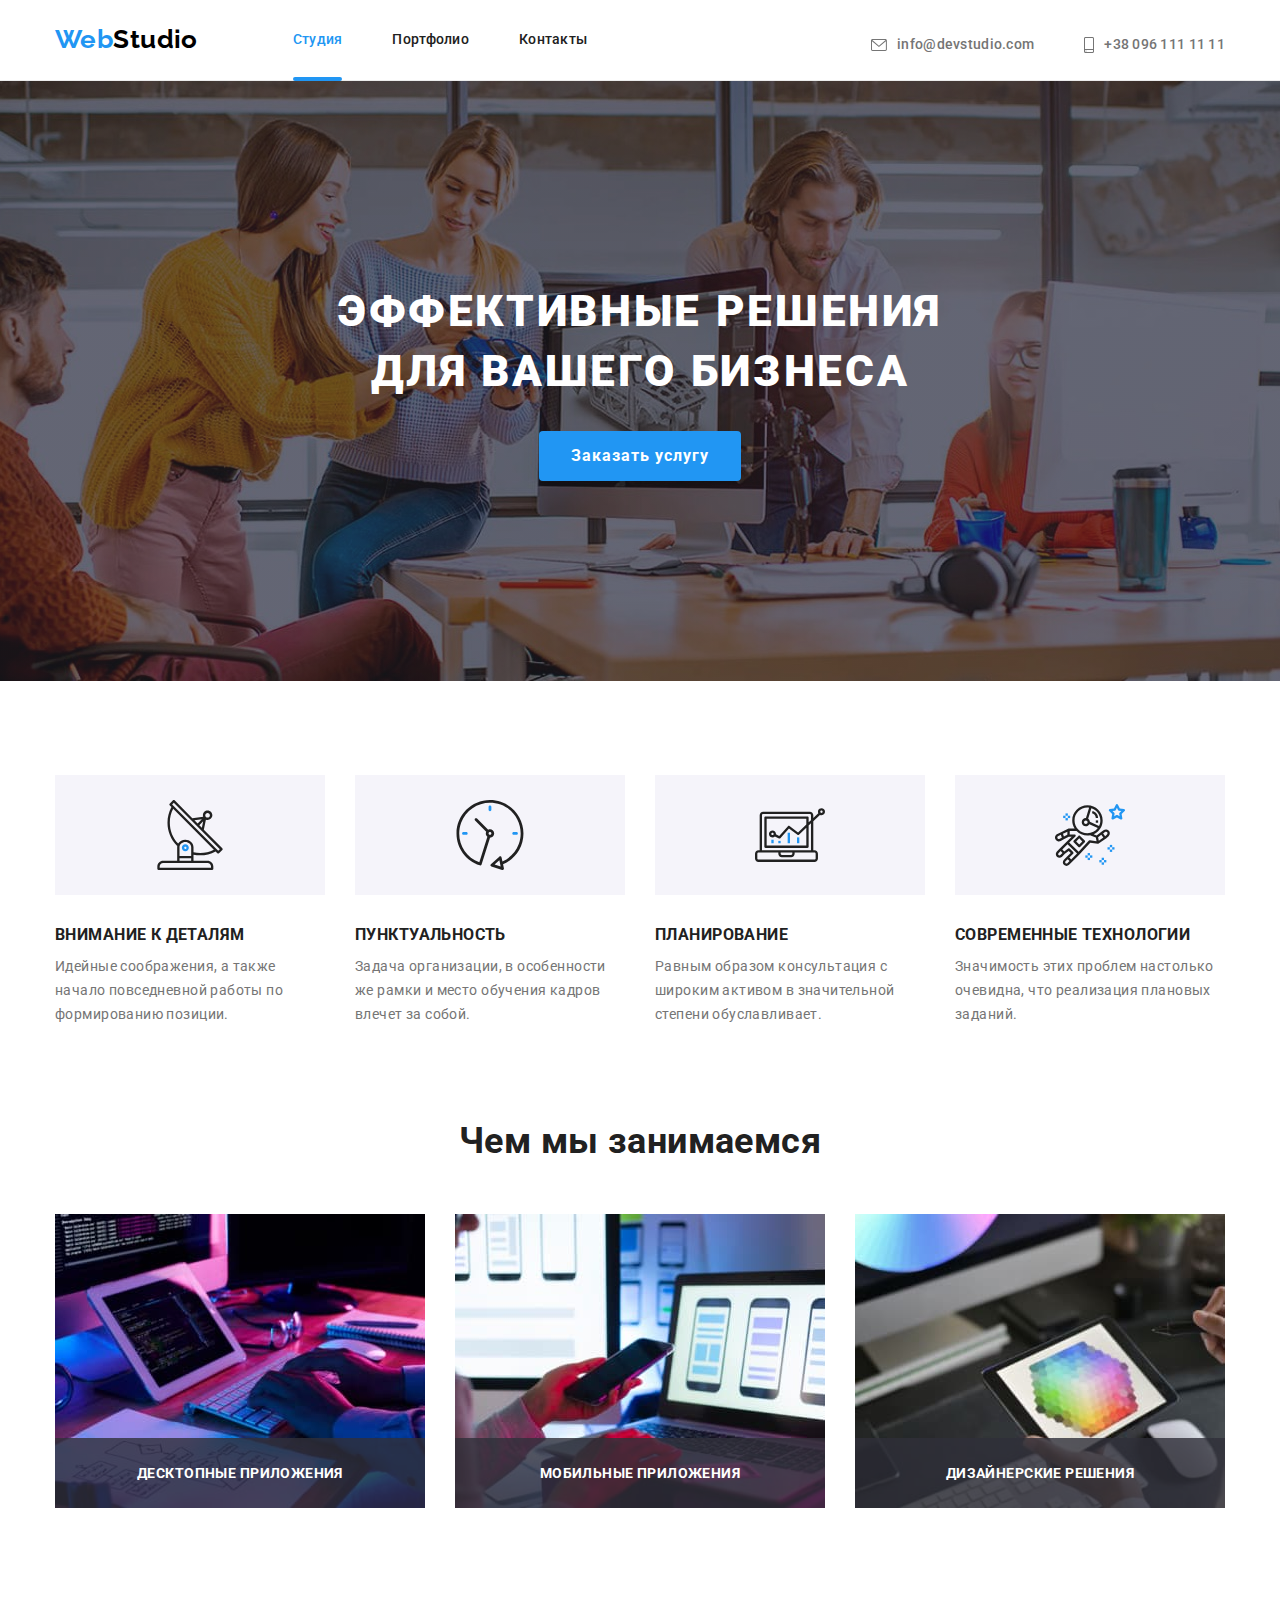
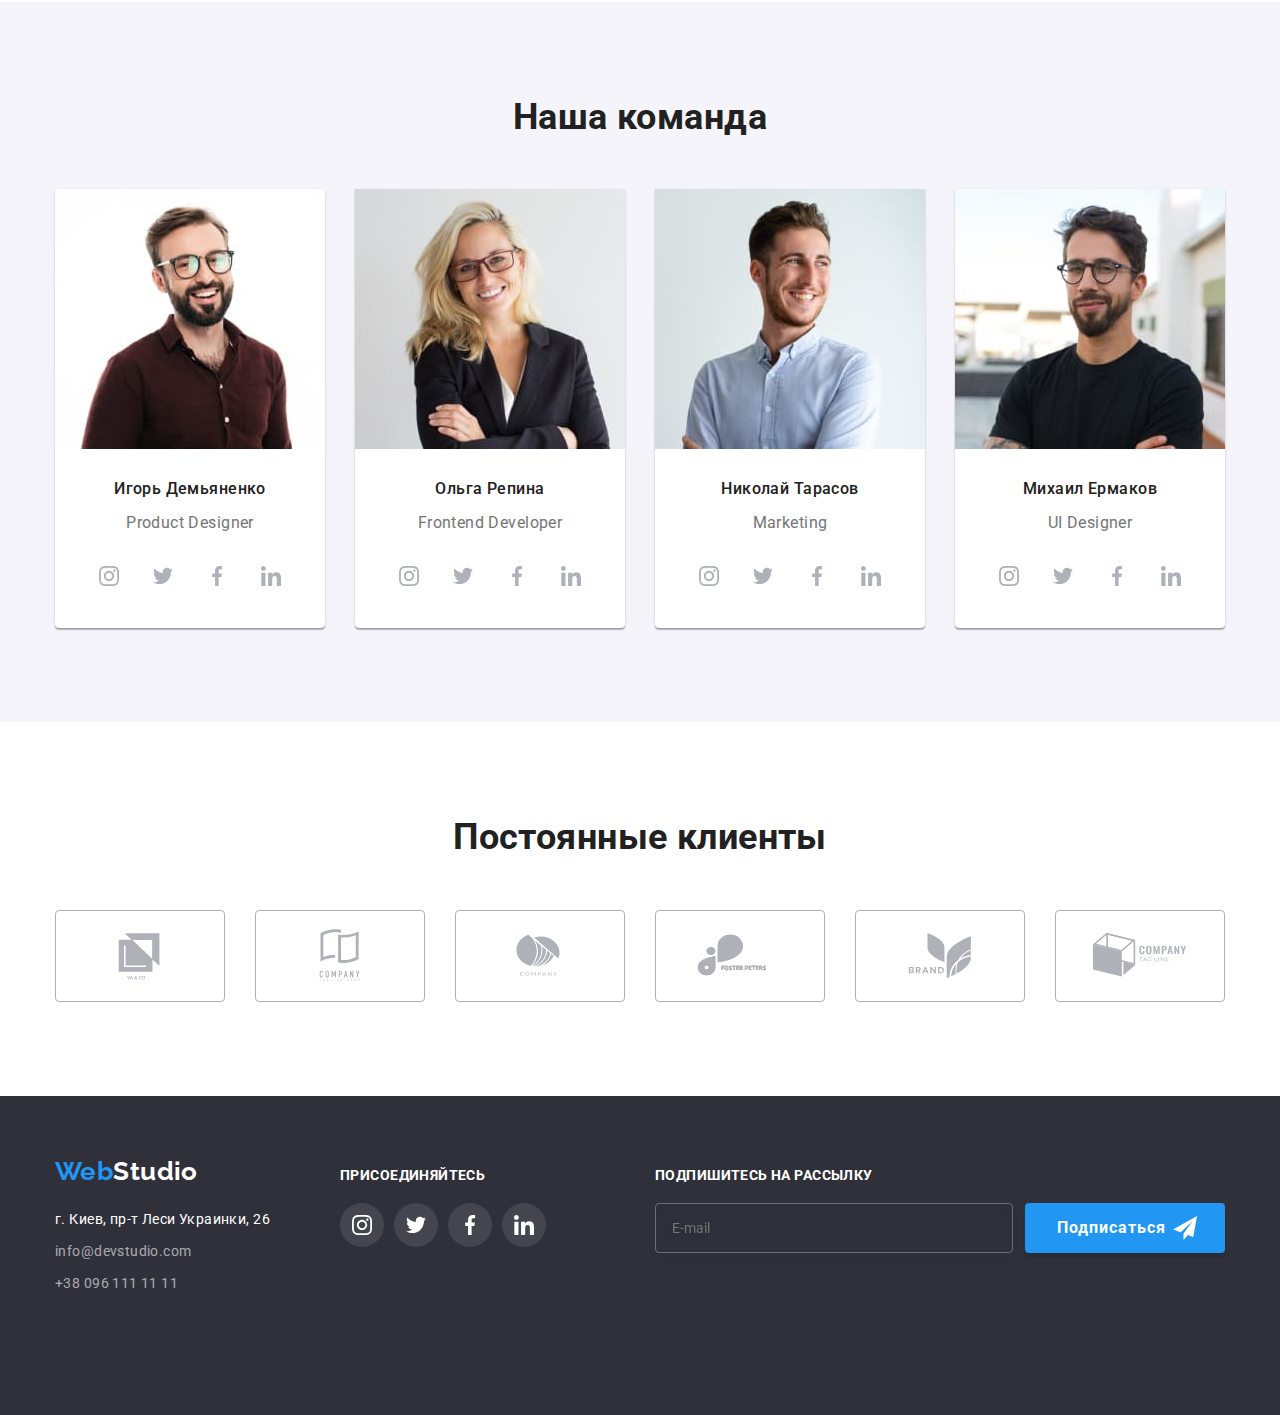
<file: index.html>
<!DOCTYPE html>
<html lang="ru">
<head>
    <meta charset="UTF-8">
    <meta http-equiv="X-UA-Compatible" content="IE=edge">
    <meta name="viewport" content="width=device-width, initial-scale=1.0">
    <title>Студия</title>
    <link rel="preconnect" href="https://fonts.googleapis.com"> 
    <link rel="preconnect" href="https://fonts.gstatic.com" crossorigin> 
    <link href="https://fonts.googleapis.com/css2?family=Oleo+Script&family=Raleway:wght@700&family=Roboto:wght@400;500;700;900&display=swap" rel="stylesheet">
    <link rel="stylesheet" href="https://cdnjs.cloudflare.com/ajax/libs/modern-normalize/1.1.0/modern-normalize.min.css">
    <link rel="stylesheet" href="./css/main.min.css">
</head>
<body>
    <!-- шапка сайта -->
    <header  
    class="header">
        <div class="container header__container">
            <nav class="header__navigation">
            <a href="./index.html" class="logo link" lang="eu"> Web<span class="logo-header">Studio</span> </a>

                <ul class="header-list list">
                <li class="header-list__item"><a class="header-list__link link current-link" href="./index.html">Студия</a></li>
                <li class="header-list__item"><a class="header-list__link link" href="./portfolio.html">Портфолио</a></li>
                <li class="header-list__item"><a class="header-list__link link" href="">Контакты</a></li>
                </ul>
            
            </nav>
    
                <ul class="header-contacts__list list">
                    <li class="header-contacts__item icon-mail">
                        <a class="header-contacts__link link" href="mailto:info@devstudio.com"
                        ><svg class="header-contacts__mail-icon">
                            <use href="./images/icon-svg/sprite.svg#icon-envelope"></use>
                        </svg> 
                        info@devstudio.com
                        </a>
                    </li>
                    <li class="header-contacts__item icon-smartphone">
                        <a class="header-contacts__link  link" href="tel:+380961111111">
                            <svg class="header-contacts__phone-icon">
                                <use href="./images/icon-svg/sprite.svg#icon-smartphone"></use>
                            </svg>
                            +38 096 111 11 11
                        </a>
                    </li>
                </ul>
                <button class="menu-open-btn">
                        <svg class="menu-open-btn__icon-open">
                            <use href="./images/icon-svg/sprite.svg#icon-menupx"></use>
                        </svg>
                </button>
            </div>
        
            <div class="backdrop is-hidden">
                <div class="mob-menu">
                    <button class="menu-close-btn">
                        <svg class="menu-close-btn__icon-close">
                            <use href="./images/icon-svg/sprite.svg#icon-close"></use>
                        </svg>
                    </button>
                    <div class="mob-menu-wrapper">
                        <div class="mob-menu__content">
                            <ul class="mob-menu__list list">
                                <li class="mob-menu__item"><a class="mob-menu__link link current-link" href="./index.html">Студия</a></li>
                                <li class="mob-menu__item"><a class="mob-menu__link link" href="./portfolio.html">Портфолио</a></li>
                                <li class="mob-menu__item"><a class="mob-menu__link link" href="">Контакты</a></li>
                            </ul>
                        </div>
                        <div class="social">
                            <a class="mob-menu__tel link" href="tel:+380961111111">
                                +38 096 111 11 11
                            </a>
                            <a class="mob-menu__mail link" href="mailto:info@devstudio.com">
                                info@devstudio.com
                            </a>
                            <ul class="social__list list">
                                <li class="social__item">
                                    <a class="social__link link" href="" lang="en">Instagram</a>
                                </li>
                                <li class="social__item">
                                    <a class="social__link link" href="" lang="en">Twitter</a>
                                </li>
                                <li class="social__item">
                                    <a class="social__link link" href="" lang="en">Facebook</a>
                                </li>
                                <li class="social__item">
                                    <a class="social__link link" href="" lang="en">LinkedIn</a>
                                </li>
                            </ul>
                        </div>
                    </div>
                </div>
            </div>
    </header>
    <!-- главная часть -->
    <main>
        <!-- блок-герой -->
        <section 
        class="hero">
            <div class="container hero__container">
                <h1 class="hero__item">Эффективные решения для вашего бизнеса</h1>
                <button class="hero__btn" data-modal-open type="button">Заказать услугу</button>
            </div>
        </section>

        <!-- о преимуществах -->
        <section
            class="benefits section">
            <div class="container ">
                <h2 hidden>Преимущества компании</h2>
            <ul class="flex-list list">
                <li class="flex-item">
                    <div class="benefits-box">
                        <svg class="benefits-box__icon"> <use href="./images/icon-svg/sprite.svg#icon-antenna"></use>
                        </svg>
                    </div>
                    <h3 class="benefits-box__title">Внимание к деталям</h3>
                    <p class="benefits-box__text">Идейные соображения, а также начало повседневной работы по формированию позиции.</p>
                </li>
                <li class="flex-item">
                    <div class="benefits-box">
                        <svg class="benefits-box__icon">
                            <use href="./images/icon-svg/sprite.svg#icon-clock"></use>
                        </svg>
                    </div>
                    <h3 class="benefits-box__title">Пунктуальность</h3>
                    <p class="benefits-box__text">Задача организации, в особенности же рамки и место обучения кадров влечет за собой.</p>
                </li>
                <li class="flex-item">
                    <div class="benefits-box">
                        <svg class="benefits-box__icon">
                            <use href="./images/icon-svg/sprite.svg#icon-diagram"></use>
                        </svg>
                    </div>
                    <h3 class="benefits-box__title">Планирование</h3>
                    <p class="benefits-box__text">Равным образом консультация с широким активом в значительной степени обуславливает.</p>
                </li>
                <li class="flex-item">
                    <div class="benefits-box">
                        <svg class="benefits-box__icon">
                            <use href="./images/icon-svg/sprite.svg#icon-astronaut"></use>
                        </svg>
                    </div>
                    <h3 class="benefits-box__title">Современные технологии</h3>
                    <p class="benefits-box__text">Значимость этих проблем настолько очевидна, что реализация плановых заданий.</p>
                </li>
            </ul>
            </div>
        </section>

        <!-- вид деятельности -->
        <section
        class="section activity">
            <div class="container">
                <h2 class="title">Чем мы занимаемся</h2>
            <ul class="flex-list list">
                
                    <li class="flex-item">
                        <img class="activity__img" src="./images/box.jpg" alt="процесс набора кода на планшете" width="370" height="294">
                        <h3 class="activity__name">Десктопные приложения</h3>
                    </li>
                
                <li class="flex-item">
                    
                        <img class="activity__img" src="./images/box2.jpg" alt="выбор стилистики на мобильное устройство" width="370"
                            height="294">
                        <h3 class="activity__name">Мобильные приложения</h3>
                    
                </li>
                <li class="flex-item">
                    
                        <img class="activity__img" src="./images/box3.jpg" alt="выбор цветовой гаммы" width="370" height="294">
                        <h3 class="activity__name">Дизайнерские решения</h3>
                    
                </li>
            </ul>
            </div>
        </section>

        <!-- знакомство с командой -->
        <section
        class="section team">
            <div class="container">
                <h2 class="title">Наша команда</h2>
            <ul class="flex-list list">
                <li class="flex-item team__item">
                    <picture>
                        <source srcset="
                        ./images/team-desctop/team-1-desctop-1x.jpg 1x,
                        ./images/team-desctop/team-1-desctop-2x.jpg 2x
                                    " media="(min-width: 1200px)" />
                        <source srcset="
                        ./images/team-tablet/team-1-tablet-1x.jpg 1x,
                        ./images/team-tablet/team-1-tablet-2x.jpg 2x
                                    " media="(min-width: 768px)" />
                        <source srcset="
                        ./images/team-mob/team-1-mob-1x.jpg 1x,
                        ./images/team-mob/team-1-mob-2x.jpg 2x            
                                    " media="(min-width: 320px)" />            
                        
                        <img class="team__img" src="./images/team-desctop/team-1-desctop-1x.jpg" alt="на фото Игорь Демьяненко">
                    </picture>
                    
                    <div>
                        <h3 class="team__title">Игорь Демьяненко</h3>
                    <p class="team__text">Product Designer</p>
                    <ul class="name-block-list social-list list">
                        <li class="social-item">
                            <a href="" class="social-link link">
                            <svg class="socail-icon">
                                <use href="./images/icon-svg/sprite.svg#icon-instagram">
                                </use>
                            </svg>
                            </a>
                        </li>
                        <li class="social-item">
                            <a href="" class="social-link link">
                            <svg class="socail-icon">
                                <use href="./images/icon-svg/sprite.svg#icon-twitter">
                                </use>
                            </svg>
                            </a>
                        </li>
                        <li class="social-item">
                            <a href="" class="social-link link">
                            <svg class="socail-icon">
                                <use href="./images/icon-svg/sprite.svg#icon-facebook">
                                </use>
                            </svg>
                            </a>
                        </li>
                        <li class="social-item">
                            <a href="" class="social-link link">
                            <svg class="socail-icon">
                                <use href="./images/icon-svg/sprite.svg#icon-linkedin">
                                </use>
                            </svg>
                            </a>
                        </li>
                    </ul>
                    </div>
                </li>
                <li class="flex-item team__item">
                    <picture>
                        <source srcset="
                        ./images/team-desctop/team-2-desctop-1x.jpg 1x,
                        ./images/team-desctop/team-2-desctop-2x.jpg 2x
                                    " media="(min-width: 1200px)" />
                        <source srcset="
                        ./images/team-tablet/team-2-tablet-1x.jpg 1x,
                        ./images/team-tablet/team-2-tablet-2x.jpg 2x
                                    " media="(min-width: 768px)" />
                        <source srcset="
                        ./images/team-mob/team-2-mob-1x.jpg 1x,
                        ./images/team-mob/team-2-mob-2x.jpg 2x            
                                    " media="(min-width: 320px)" />            
                        
                        <img class="team__img" src="./images/team-desctop/team-2-desctop-1x.jpg" alt="на фото Игорь Демьяненко">
                    </picture>
                    <div>
                        <h3 class="team__title">Ольга Репина</h3>
                        <p class="team__text">Frontend Developer</p>
                        <ul class="name-block-list social-list list">
                            <li class="social-item">
                                <a href="" class="social-link link">
                                    <svg class="socail-icon">
                                        <use href="./images/icon-svg/sprite.svg#icon-instagram">
                                        </use>
                                    </svg>
                                </a>
                            </li>
                            <li class="social-item">
                                <a href="" class="social-link link">
                                    <svg class="socail-icon">
                                        <use href="./images/icon-svg/sprite.svg#icon-twitter">
                                        </use>
                                    </svg>
                                </a>
                            </li>
                            <li class="social-item">
                                <a href="" class="social-link link">
                                    <svg class="socail-icon">
                                        <use href="./images/icon-svg/sprite.svg#icon-facebook">
                                        </use>
                                    </svg>
                                </a>
                            </li>
                            <li class="social-item">
                                <a href="" class="social-link link">
                                    <svg class="socail-icon">
                                        <use href="./images/icon-svg/sprite.svg#icon-linkedin">
                                        </use>
                                    </svg>
                                </a>
                            </li>
                        </ul>
                    </div>
                </li>
                <li class="flex-item team__item">
                    <picture>
                        <source srcset="
                        ./images/team-desctop/team-3-desctop-1x.jpg 1x,
                        ./images/team-desctop/team-3-desctop-2x.jpg 2x
                                    " media="(min-width: 1200px)" />
                        <source srcset="
                        ./images/team-tablet/team-3-tablet-1x.jpg 1x,
                        ./images/team-tablet/team-3-tablet-2x.jpg 2x
                                    " media="(min-width: 768px)" />
                        <source srcset="
                        ./images/team-mob/team-3-mob-1x.jpg 1x,
                        ./images/team-mob/team-3-mob-2x.jpg 2x            
                                    " media="(min-width: 320px)" />            
                        
                        <img class="team__img" src="./images/team-desctop/team-3-desctop-1x.jpg" alt="на фото Игорь Демьяненко">
                    </picture>
                    <div>
                        <h3 class="team__title">Николай Тарасов</h3>
                    <p class="team__text">Marketing</p>
                    <ul class="name-block-list social-list list">
                        <li class="social-item">
                            <a href="" class="social-link link">
                                <svg class="socail-icon">
                                    <use href="./images/icon-svg/sprite.svg#icon-instagram">
                                    </use>
                                </svg>
                            </a>
                        </li>
                        <li class="social-item">
                            <a href="" class="social-link link">
                                <svg class="socail-icon">
                                    <use href="./images/icon-svg/sprite.svg#icon-twitter">
                                    </use>
                                </svg>
                            </a>
                        </li>
                        <li class="social-item">
                            <a href="" class="social-link link">
                                <svg class="socail-icon">
                                    <use href="./images/icon-svg/sprite.svg#icon-facebook">
                                    </use>
                                </svg>
                            </a>
                        </li>
                        <li class="social-item">
                            <a href="" class="social-link link">
                                <svg class="socail-icon">
                                    <use href="./images/icon-svg/sprite.svg#icon-linkedin">
                                    </use>
                                </svg>
                            </a>
                        </li>
                    </ul>
                    </div>
                </li>
                <li class="flex-item team__item">
                    <picture>
                        <source srcset="
                        ./images/team-desctop/team-4-desctop-1x.jpg 1x,
                        ./images/team-desctop/team-4-desctop-2x.jpg 2x
                                    " media="(min-width: 1200px)" />
                        <source srcset="
                        ./images/team-tablet/team-4-tablet-1x.jpg 1x,
                        ./images/team-tablet/team-4-tablet-2x.jpg 2x
                                    " media="(min-width: 768px)" />
                        <source srcset="
                        ./images/team-mob/team-4-mob-1x.jpg 1x,
                        ./images/team-mob/team-4-mob-2x.jpg 2x            
                                    " media="(min-width: 320px)" />            
                        
                        <img class="team__img" src="./images/team-desctop/team-4-desctop-1x.jpg" alt="на фото Игорь Демьяненко">
                    </picture>
                    <div>
                        <h3 class="team__title">Михаил Ермаков</h3>
                    <p class="team__text">UI Designer</p>
                    <ul class="name-block-list social-list list">
                        <li class="social-item">
                            <a href="" class="social-link link">
                                <svg class="socail-icon">
                                    <use href="./images/icon-svg/sprite.svg#icon-instagram">
                                    </use>
                                </svg>
                            </a>
                        </li>
                        <li class="social-item">
                            <a href="" class="social-link link">
                                <svg class="socail-icon">
                                    <use href="./images/icon-svg/sprite.svg#icon-twitter">
                                    </use>
                                </svg>
                            </a>
                        </li>
                        <li class="social-item">
                            <a href="" class="social-link link">
                                <svg class="socail-icon">
                                    <use href="./images/icon-svg/sprite.svg#icon-facebook">
                                    </use>
                                </svg>
                            </a>
                        </li>
                        <li class="social-item">
                            <a href="" class="social-link link">
                                <svg class="socail-icon">
                                    <use href="./images/icon-svg/sprite.svg#icon-linkedin">
                                    </use>
                                </svg>
                            </a>
                        </li>
                    </ul>
                    </div>
                </li>
            </ul>
            </div>
        </section>

        <!-- Постоянные клиенты -->
        <section 
        class="section partner">
            <div class="container">
            <h2 class="title">Постоянные клиенты</h2>
            <ul class="flex-list list">
                <li class="partner-item flex-item">
                    <a href="" class="partner-link link">
                        <svg class="partner-icon">
                            <use href="./images/icon-svg/sprite.svg#icon-logo1">
                            </use>
                        </svg>
                    </a>
                </li>
                <li class="partner-item flex-item">
                    <a href="" class="partner-link link">
                        <svg class="partner-icon">
                            <use href="./images/icon-svg/sprite.svg#icon-Logo1">
                            </use>
                        </svg>
                    </a>
                </li>
                <li class="partner-item flex-item">
                    <a href="" class="partner-link link">
                        <svg class="partner-icon">
                            <use href="./images/icon-svg/sprite.svg#icon-Logo2">
                            </use>
                        </svg>
                    </a>
                </li>
                <li class="partner-item flex-item">
                    <a href="" class="partner-link link">
                        <svg class="partner-icon">
                            <use href="./images/icon-svg/sprite.svg#icon-Logo3">
                            </use>
                        </svg>
                    </a>
                </li>
                <li class="partner-item flex-item">
                    <a href="" class="partner-link link">
                        <svg class="partner-icon">
                            <use href="./images/icon-svg/sprite.svg#icon-Logo5">
                            </use>
                        </svg>
                    </a>
                </li>
                <li class="partner-item flex-item">
                    <a href="" class="partner-link link">
                        <svg class="partner-icon">
                            <use href="./images/icon-svg/sprite.svg#icon-Logo6">
                            </use>
                        </svg>
                    </a>
                </li>
            </ul>
            </div>
        </section>
    </main>
    <!-- подвал сайта -->
    <footer 
    class="page-footer">
    <div class="container page-footer-container">
    <div class="page-footer__item footer-wrap">
        <a href="./index.html" class="logo link" lang="eu"> Web<span class="logo-footer">Studio</span> </a>

        <address class="page-footer__address">
            <ul class="page-footer__address-list list">
                <li class="page-footer__address-item"><a class="page-footer__address-map-link link" href="" rel="noopener noreferrer">г. Киев, пр-т Леси Украинки, 26</a></li>
                <li class="page-footer__address-item"><a class="page-footer__address-link link" href="mailto:info@devstudio.com">info@devstudio.com</a></li>
                <li class="page-footer__address-item"><a class="page-footer__address-link link" href="tel:+380961111111">+38 096 111 11 11</a></li>
            </ul>
        </address>
    </div>
    <div class="page-footer__item footer-social">
        <h2 class="page-footer__communication-title">присоединяйтесь</h2>
        <ul class="social-list-footer list">
            <li class="social-item-footer">
                <a href="" class="social-link-footer link">
                    <svg class="socail-icon-footer">
                        <use href="./images/icon-svg/sprite.svg#icon-instagram">
                        </use>
                    </svg>
                </a>
            </li>
            <li class="social-item-footer">
                <a href="" class="social-link-footer link">
                    <svg class="socail-icon-footer">
                        <use href="./images/icon-svg/sprite.svg#icon-twitter">
                        </use>
                    </svg>
                </a>
            </li>
            <li class="social-item-footer">
                <a href="" class="social-link-footer link">
                    <svg class="socail-icon-footer">
                        <use href="./images/icon-svg/sprite.svg#icon-facebook">
                        </use>
                    </svg>
                </a>
            </li>
            <li class="social-item-footer">
                <a href="" class="social-link-footer link">
                    <svg class="socail-icon-footer">
                        <use href="./images/icon-svg/sprite.svg#icon-linkedin">
                        </use>
                    </svg>
                </a>
            </li>
        </ul>
    </div>
    <div class="page-footer__email">
        <h2 class="page-footer__communication-title">Подпишитесь на рассылку</h2>
        <form action="#" class="footer-email-form" >
        <input type="email" name="email" id="email" class="footer-email" placeholder="E-mail">
        <button class="hero__btn footer-btn" type="submit">Подписаться
        <svg class="icon-send">
            <use href="./images/icon-svg/sprite.svg#icon-send"></use>
        </svg>
        </button>
        </form>
    </div>
    </div>
    </footer>

    <div class="backdrop is-hidden" data-modal>
        <div class="modal">
            <button type="button" class="close-btn" data-modal-close>
                <svg class="svg-btn">
                    <use href="./images/icon-svg/sprite.svg#icon-close-black"></use>
                </svg>
            </button>
            <p class="modal-title">Оставьте свои данные, мы вам перезвоним</p>
            <form action="#" class="modal-form">
                <div class="modal-field">
                    <label for="user-name" class="label-input">Имя</label>
                    <span class="input-wrapper">
                        <input type="text" name="user-name" id="user-name" class="modal-input">
                        <svg class="input-icon">
                            <use href="./images/icon-svg/sprite.svg#icon-user-name"></use>
                        </svg>
                    </span>
                </div>
                <div class="modal-field">
                    <label for="user-tel" class="label-input">Телефон</label>
                    <span class="input-wrapper">
                        <input type="text" name="user-tel" id="user-tel" class="modal-input">
                        <svg class="input-icon">
                            <use href="./images/icon-svg/sprite.svg#icon-phone"></use>
                        </svg>
                    </span>
                </div>
                <div class="modal-field">
                    <label for="user-email" class="label-input">Почта</label>
                    <span class="input-wrapper">
                        <input type="text" name="user-email" id="user-email" class="modal-input">
                        <svg class="input-icon">
                            <use href="./images/icon-svg/sprite.svg#icon-email"></use>
                        </svg>
                    </span>
                    
                </div>
                <div class="modal-field">
                    <label for="user-text" class="label-input">Комментарий</label>
                    <textarea name="user-text" id="user-text" class="modal-comments" placeholder="Введите текст"></textarea>
                </div>
                <input type="checkbox" id="modal-chekbox" class="chekbox visual-hidden">
                <label for="modal-chekbox" class="chek-text"><span class="span-chekbox">
                    <svg class="chek-icon">
                        <use href="./images/icon-svg/sprite.svg#icon-chek"></use>
                    </svg>
                </span>Соглашаюсь с рассылкой и принимаю &#160; <a href="" class="conditions-text">Условия договора</a> </label>
                <button type="submit" class="modal-btn">Отправить</button>
            </form>
        </div>
    </div>
    <script src="./js/modal.js"></script>
    <script src="./js/menu.js"></script>
</body>
</html>
</file>
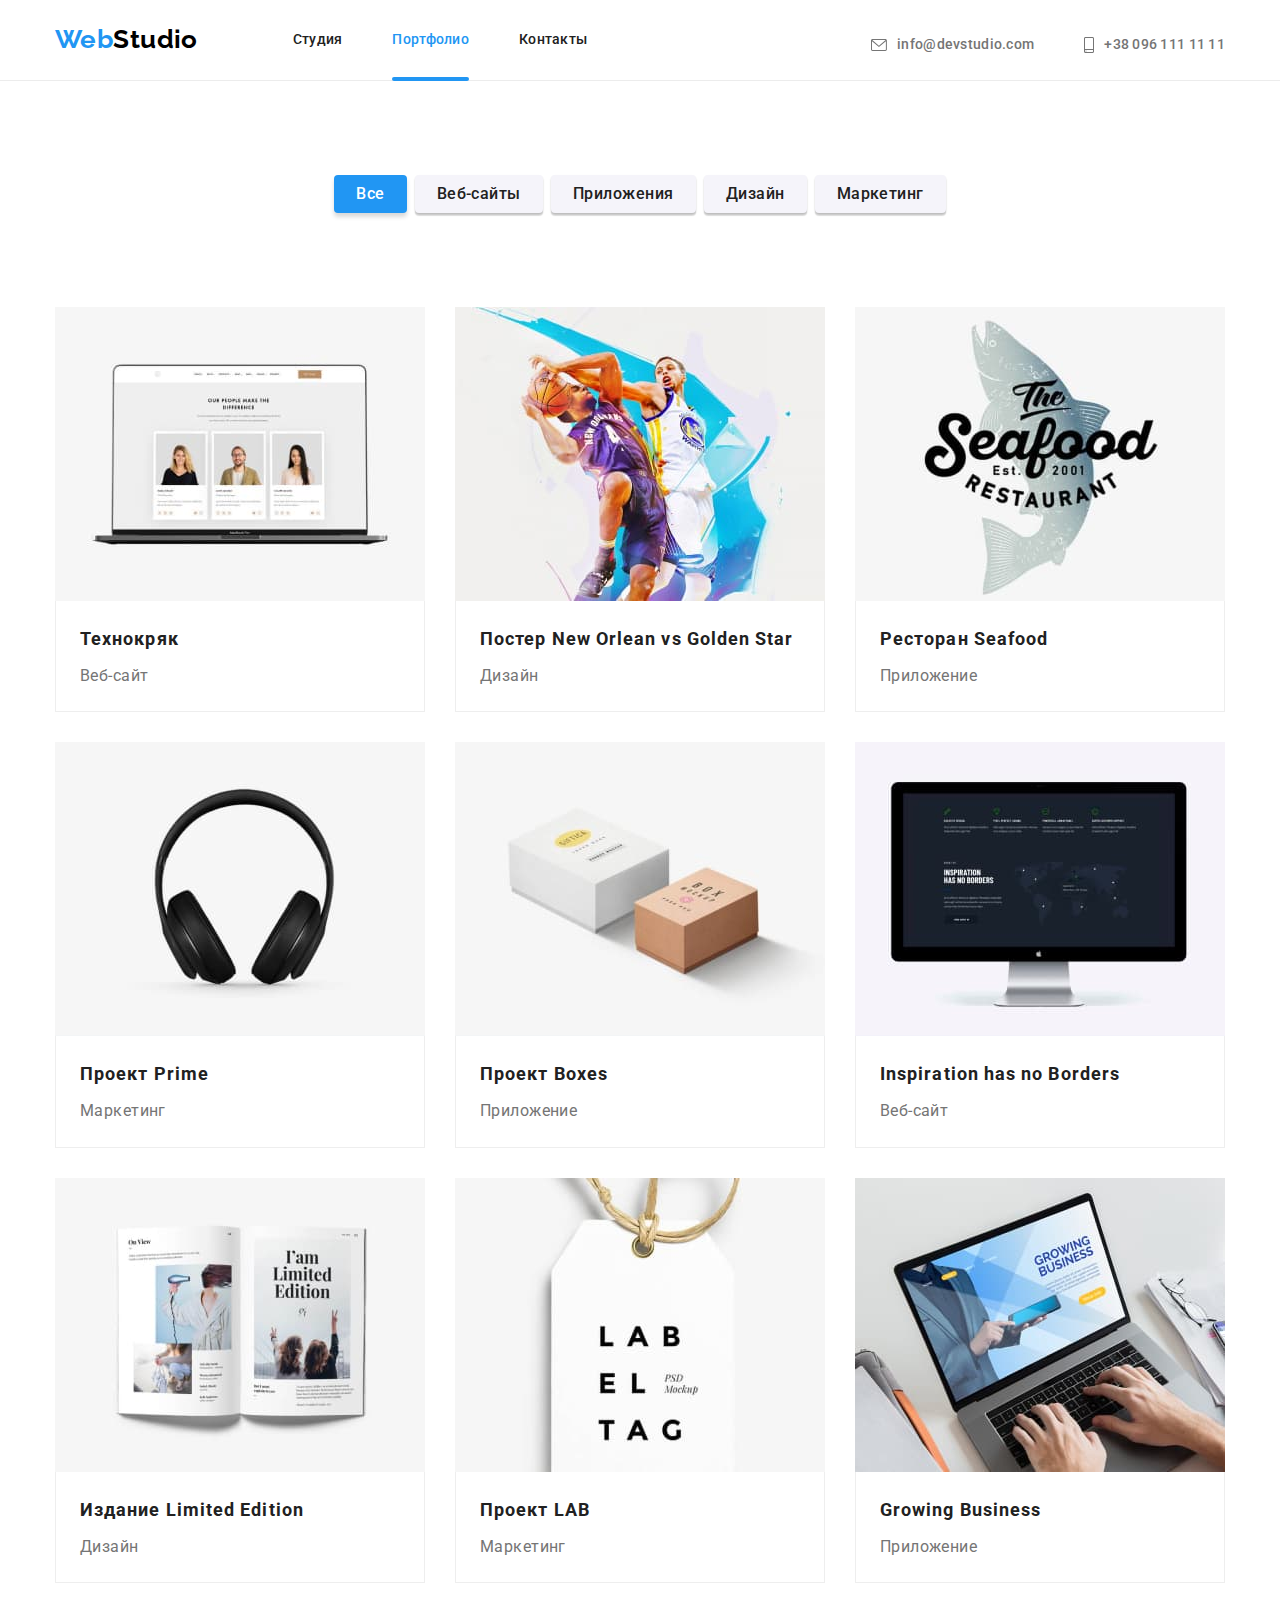
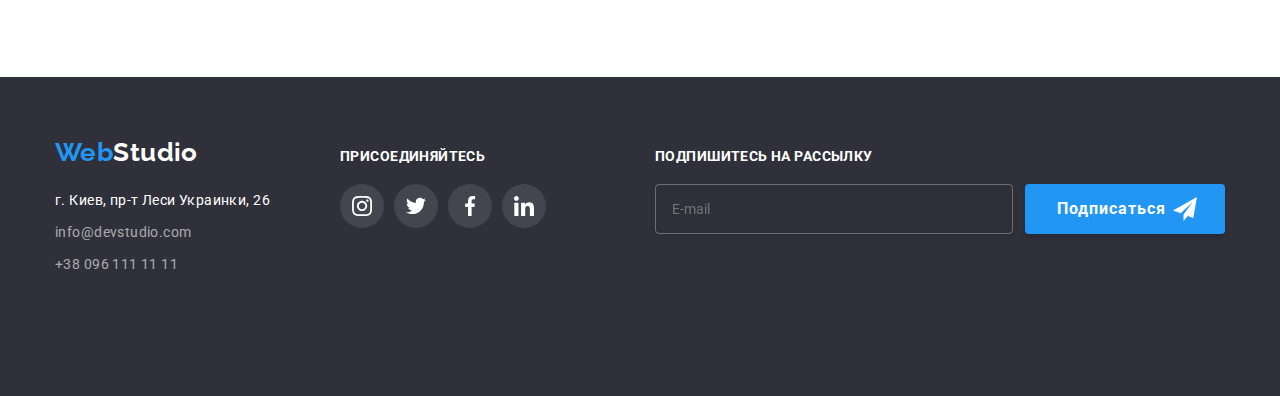
<file: portfolio.html>
<!DOCTYPE html>
<html lang="ru">
<head>
    <meta charset="UTF-8">
    <meta http-equiv="X-UA-Compatible" content="IE=edge">
    <meta name="viewport" content="width=device-width, initial-scale=1.0">
    <title>Портфолио</title>
    <link rel="preconnect" href="https://fonts.googleapis.com"> 
<link rel="preconnect" href="https://fonts.gstatic.com" crossorigin> 
<link href="https://fonts.googleapis.com/css2?family=Oleo+Script&family=Raleway:wght@700&family=Roboto:wght@400;500;700;900&display=swap" rel="stylesheet">
<link rel="stylesheet" href="https://cdnjs.cloudflare.com/ajax/libs/modern-normalize/1.1.0/modern-normalize.min.css">
<link rel="stylesheet" href="./css/main.min.css">
</head>
<body>
    <!-- шапка сайта -->
    <header  
    class="header">
        <div class="container header__container">
            <nav class="header__navigation">
            <a href="./index.html" class="logo link" lang="eu"> Web<span class="logo-header">Studio</span> </a>

                <ul class="header-list list">
                <li class="header-list__item"><a class="header-list__link link" href="./index.html">Студия</a></li>
                <li class="header-list__item"><a class="header-list__link link current-link" href="./portfolio.html">Портфолио</a></li>
                <li class="header-list__item"><a class="header-list__link link" href="">Контакты</a></li>
                </ul>
            
            </nav>
    
                <ul class="header-contacts__list list">
                    <li class="header-contacts__item icon-mail">
                        <a class="header-contacts__link link" href="mailto:info@devstudio.com"
                        ><svg class="header-contacts__mail-icon">
                            <use href="./images/icon-svg/sprite.svg#icon-envelope"></use>
                        </svg> 
                        info@devstudio.com
                        </a>
                    </li>
                    <li class="header-contacts__item icon-smartphone">
                        <a class="header-contacts__link  link" href="tel:+380961111111">
                            <svg class="header-contacts__phone-icon">
                                <use href="./images/icon-svg/sprite.svg#icon-smartphone"></use>
                            </svg>
                            +38 096 111 11 11
                        </a>
                    </li>
                </ul>
                <button class="menu-open-btn">
                        <svg class="menu-open-btn__icon-open">
                            <use href="./images/icon-svg/sprite.svg#icon-menupx"></use>
                        </svg>
                </button>
            </div>
            <div class="backdrop is-hidden">
                <div class="mob-menu">
                    <button class="menu-close-btn">
                        <svg class="menu-close-btn__icon-close">
                            <use href="./images/icon-svg/sprite.svg#icon-close"></use>
                        </svg>
                    </button>
                    <div class="mob-menu-wrapper">
                        <div class="mob-menu__content">
                            <ul class="mob-menu__list list">
                                <li class="mob-menu__item"><a class="mob-menu__link link" href="./index.html">Студия</a></li>
                                <li class="mob-menu__item"><a class="mob-menu__link link current-link" href="./portfolio.html">Портфолио</a></li>
                                <li class="mob-menu__item"><a class="mob-menu__link link" href="">Контакты</a></li>
                            </ul>
                        </div>
                        <div class="social">
                            <a class="mob-menu__tel link" href="tel:+380961111111">
                                +38 096 111 11 11
                            </a>
                            <a class="mob-menu__mail link" href="mailto:info@devstudio.com">
                                info@devstudio.com
                            </a>
                            <ul class="social__list list">
                                <li class="social__item">
                                    <a class="social__link link" href="" lang="en">Instagram</a>
                                </li>
                                <li class="social__item">
                                    <a class="social__link link" href="" lang="en">Twitter</a>
                                </li>
                                <li class="social__item">
                                    <a class="social__link link" href="" lang="en">Facebook</a>
                                </li>
                                <li class="social__item">
                                    <a class="social__link link" href="" lang="en">LinkedIn</a>
                                </li>
                            </ul>
                        </div>
                    </div>
                </div>
            </div>
    </header>
    
    <!-- блок герой -->
    <main>
        <section class="section">
        <div class="container">
        <ul
        class="filter-list list">        
            <li class="filter-item"><button class="filter-btn current-btn" type="button">Все</button></li>
            <li class="filter-item"><button class="filter-btn" type="button">Веб-сайты</button></li>
            <li class="filter-item"><button class="filter-btn" type="button">Приложения</button></li>
            <li class="filter-item"><button class="filter-btn" type="button">Дизайн</button></li>
            <li class="filter-item"><button class="filter-btn" type="button">Маркетинг</button></li>
        </ul>
        </div>
        </section>

        <section class="section cards">
        <div class="container">
        <ul class="flex-list list">
            <li class="examples flex-item text-item">
                <a href="" class="examples-link link">
                    <div class="hidden-top-text">
                        <picture>
                            <source srcset="
                            ./images/portfolio-desktop/portfolio-1-desctop-1x.jpg 1x,
                            ./images/portfolio-desktop/portfolio-1-desctop-2x.jpg 2x
                                        " media="(min-width: 1200px)" />
                            <source srcset="
                            ./images/portfolio-tabl/portfolio-1-tab-1x.jpg 1x,
                            ./images/portfolio-tabl/portfolio-1-tab-2x.jpg 2x
                                        " media="(min-width: 768px)" />
                            <source srcset="
                            ./images/portfolio-mb/portfolio-1-mob-1x.jpg 1x,
                            ./images/portfolio-mb/portfolio-1-mob-2x.jpg 2x            
                                        " media="(min-width: 320px)" />            
                            
                            <img class="portfolio-img" src="./images/portfolio-desktop/portfolio-1-desctop-1x.jpg" alt="скрин веб-сайта">
                        </picture>
                    <p class="top-text">
                        Технокряк это современная площадка распространения коронавируса. Компании используют эту платформу для цифрового
                        шпионажа и атак на защищённые сервера конкурентов.
                    </p>
                    </div>
                    <div class="list-item-text">
                        <h3 class="examples-tittle">Технокряк</h3>
                        <p class="examples-text">Веб-сайт</p>
                    </div>
                </a>
            </li>
            <li class="examples flex-item text-item">
                <a href="" class="examples-link link">
                    <div class="hidden-top-text">
                        <picture>
                            <source srcset="
                            ./images/portfolio-desktop/portfolio-2-desctop-1x.jpg 1x,
                            ./images/portfolio-desktop/portfolio-2-desctop-2x.jpg 2x
                                        " media="(min-width: 1200px)" />
                            <source srcset="
                            ./images/portfolio-tabl/portfolio-2-tab-1x.jpg 1x,
                            ./images/portfolio-tabl/portfolio-2-tab-2x.jpg 2x
                                        " media="(min-width: 768px)" />
                            <source srcset="
                            ./images/portfolio-mb/portfolio-2-mob-1x.jpg 1x,
                            ./images/portfolio-mb/portfolio-2-mob-2x.jpg 2x            
                                        " media="(min-width: 320px)" />            
                            
                                        <img class="portfolio-img" src="./images/portfolio-desktop/portfolio-2-desctop-1x.jpg" alt="постер с баскетболистами">
                        </picture>
                    <p class="top-text">
                        Lorem ipsum dolor sit amet consectetur adipisicing elit. Consequatur voluptatem expedita deleniti vel eveniet corporis. Sit blanditiis, dolorum nobis labore veritatis quod sed nisi nostrum molestiae consequuntur mollitia eveniet nulla.
                    </p>
                    </div>
                    <div class="list-item-text">
                        <h3 class="examples-tittle">Постер New Orlean vs Golden Star</h3>
                        <p class="examples-text">Дизайн</p>
                    </div>
                </a>
            </li>
            <li class="examples flex-item text-item">
                <a href="" class="examples-link link">
                    <div class="hidden-top-text">
                        <picture>
                            <source srcset="
                            ./images/portfolio-desktop/portfolio-3-desctop-1x.jpg 1x,
                            ./images/portfolio-desktop/portfolio-3-desctop-2x.jpg 2x
                                        " media="(min-width: 1200px)" />
                            <source srcset="
                            ./images/portfolio-tabl/portfolio-3-tab-1x.jpg 1x,
                            ./images/portfolio-tabl/portfolio-3-tab-2x.jpg 2x
                                        " media="(min-width: 768px)" />
                            <source srcset="
                            ./images/portfolio-mb/portfolio-3-mob-1x.jpg 1x,
                            ./images/portfolio-mb/portfolio-3-mob-2x.jpg 2x            
                                        " media="(min-width: 320px)" />            
                            
                                        <img class="portfolio-img" src="./images/portfolio-desktop/portfolio-3-desctop-1x.jpg" alt="логотип ресторана" >
                        </picture>
                    
                    <p class="top-text">
                        Lorem ipsum dolor sit amet consectetur adipisicing elit. Consequatur voluptatem expedita deleniti vel eveniet
                        corporis. Sit blanditiis, dolorum nobis labore veritatis quod sed nisi nostrum molestiae consequuntur mollitia
                        eveniet nulla.
                    </p>
                    </div>
                    <div class="list-item-text">
                        <h3 class="examples-tittle">Ресторан Seafood</h3>
                        <p class="examples-text">Приложение</p>
                    </div>
                </a>
            </li>
            <li class="examples flex-item text-item">
                <a href="" class="examples-link link">
                    <div class="hidden-top-text">
                        <picture>
                            <source srcset="
                            ./images/portfolio-desktop/portfolio-4-desctop-1x.jpg 1x,
                            ./images/portfolio-desktop/portfolio-4-desctop-2x.jpg 2x
                                        " media="(min-width: 1200px)" />
                            <source srcset="
                            ./images/portfolio-tabl/portfolio-4-tab-1x.jpg 1x,
                            ./images/portfolio-tabl/portfolio-4-tab-2x.jpg 2x
                                        " media="(min-width: 768px)" />
                            <source srcset="
                            ./images/portfolio-mb/portfolio-4-mob-1x.jpg 1x,
                            ./images/portfolio-mb/portfolio-4-mob-2x.jpg 2x            
                                        " media="(min-width: 320px)" />            
                            
                                        <img class="portfolio-img" src="./images/portfolio-desktop/portfolio-4-desctop-1x.jpg" alt="наушники" >
                        </picture>
                    
                    <p class="top-text">
                        Lorem ipsum dolor sit amet consectetur adipisicing elit. Consequatur voluptatem expedita deleniti vel eveniet
                        corporis. Sit blanditiis, dolorum nobis labore veritatis quod sed nisi nostrum molestiae consequuntur mollitia
                        eveniet nulla.
                    </p>
                    </div>
                    <div class="list-item-text">
                        <h3 class="examples-tittle">Проект Prime</h3>
                        <p class="examples-text">Маркетинг</p>
                    </div>
                </a>
            </li>
            <li  class="examples flex-item text-item">
                <a href="" class="examples-link link">
                    <div class="hidden-top-text">
                        <picture>
                            <source srcset="
                            ./images/portfolio-desktop/portfolio-5-desctop-1x.jpg 1x,
                            ./images/portfolio-desktop/portfolio-5-desctop-2x.jpg 2x
                                        " media="(min-width: 1200px)" />
                            <source srcset="
                            ./images/portfolio-tabl/portfolio-5-tab-1x.jpg 1x,
                            ./images/portfolio-tabl/portfolio-5-tab-2x.jpg 2x
                                        " media="(min-width: 768px)" />
                            <source srcset="
                            ./images/portfolio-mb/portfolio-5-mob-1x.jpg 1x,
                            ./images/portfolio-mb/portfolio-5-mob-2x.jpg 2x          
                                        " media="(min-width: 320px)" />            
                            
                                        <img class="portfolio-img" src="./images/portfolio-desktop/portfolio-5-desctop-1x.jpg" alt="два бокса" >
                        </picture>
                    
                    <p class="top-text">
                        Lorem ipsum dolor sit amet consectetur adipisicing elit. Consequatur voluptatem expedita deleniti vel eveniet
                        corporis. Sit blanditiis, dolorum nobis labore veritatis quod sed nisi nostrum molestiae consequuntur mollitia
                        eveniet nulla.
                    </p>
                    </div>
                    <div class="list-item-text">
                        <h3 class="examples-tittle">Проект Boxes</h3>
                        <p class="examples-text">Приложение</p>
                    </div>
                </a>
            </li>
            <li class="examples flex-item text-item">
                <a href="" class="examples-link link">
                    <div class="hidden-top-text">
                        <picture>
                            <source srcset="
                            ./images/portfolio-desktop/portfolio-6-desctop-1x.jpg 1x,
                            ./images/portfolio-desktop/portfolio-6-desctop-2x.jpg 2x
                                        " media="(min-width: 1200px)" />
                            <source srcset="
                            ./images/portfolio-tabl/portfolio-6-tab-1x.jpg 1x,
                            ./images/portfolio-tabl/portfolio-6-tab-2x.jpg 2x
                                        " media="(min-width: 768px)" />
                            <source srcset="
                            ./images/portfolio-mb/portfolio-6-mob-1x.jpg 1x,
                            ./images/portfolio-mb/portfolio-6-mob-2x.jpg 2x          
                                        " media="(min-width: 320px)" />            
                            
                                        <img class="portfolio-img" src="./images/portfolio-desktop/portfolio-6-desctop-1x.jpg" alt="экран mac" >
                        </picture>
                    
                    <p class="top-text">
                        Lorem ipsum dolor sit amet consectetur adipisicing elit. Consequatur voluptatem expedita deleniti vel eveniet
                        corporis. Sit blanditiis, dolorum nobis labore veritatis quod sed nisi nostrum molestiae consequuntur mollitia
                        eveniet nulla.
                    </p>
                    </div>
                    <div class="list-item-text">
                        <h3 class="examples-tittle" lang="en">Inspiration has no Borders</h3>
                        <p class="examples-text">Веб-сайт</p>
                    </div>
                </a>
            </li>
            <li class="examples flex-item text-item">
                <a href="" class="examples-link link">
                    <div class="hidden-top-text">
                        <picture>
                            <source srcset="
                            ./images/portfolio-desktop/portfolio-7-desctop-1x.jpg 1x,
                            ./images/portfolio-desktop/portfolio-7-desctop-2x.jpg 2x
                                        " media="(min-width: 1200px)" />
                            <source srcset="
                            ./images/portfolio-tabl/portfolio-7-tab-1x.jpg 1x,
                            ./images/portfolio-tabl/portfolio-7-tab-2x.jpg 2x
                                        " media="(min-width: 768px)" />
                            <source srcset="
                            ./images/portfolio-mb/portfolio-7-mob-1x.jpg 1x,
                            ./images/portfolio-mb/portfolio-7-mob-2x.jpg 2x            
                                        " media="(min-width: 320px)" />            
                            
                                        <img class="portfolio-img" src="./images/portfolio-desktop/portfolio-7-desctop-1x.jpg" alt="журнал" >
                        </picture>
                    
                    <p class="top-text">
                        Lorem ipsum dolor sit amet consectetur adipisicing elit. Consequatur voluptatem expedita deleniti vel eveniet
                        corporis. Sit blanditiis, dolorum nobis labore veritatis quod sed nisi nostrum molestiae consequuntur mollitia
                        eveniet nulla.
                    </p>
                    </div>
                    <div class="list-item-text">
                        <h3 class="examples-tittle">Издание <span lang="en">Limited Edition</span></h3>
                        <p class="examples-text">Дизайн</p>
                    </div>
                </a>
            </li>
            <li class="examples flex-item text-item">
                <a href="" class="examples-link link">
                    <div class="hidden-top-text">
                        <picture>
                            <source srcset="
                            ./images/portfolio-desktop/portfolio-8-desctop-1x.jpg 1x,
                            ./images/portfolio-desktop/portfolio-8-desctop-2x.jpg 2x
                                        " media="(min-width: 1200px)" />
                            <source srcset="
                            ./images/portfolio-tabl/portfolio-8-tab-1x.jpg 1x,
                            ./images/portfolio-tabl/portfolio-8-tab-2x.jpg 2x
                                        " media="(min-width: 768px)" />
                            <source srcset="
                            ./images/portfolio-mb/portfolio-8-mob-1x.jpg 1x,
                            ./images/portfolio-mb/portfolio-8-mob-2x.jpg 2x             
                                        " media="(min-width: 320px)" />            
                            
                                        <img class="portfolio-img" src="./images/portfolio-desktop/portfolio-8-desctop-1x.jpg" alt="ярлык" >
                        </picture>
                    
                    <p class="top-text">
                        Lorem ipsum dolor sit amet consectetur adipisicing elit. Consequatur voluptatem expedita deleniti vel eveniet
                        corporis. Sit blanditiis, dolorum nobis labore veritatis quod sed nisi nostrum molestiae consequuntur mollitia
                        eveniet nulla.
                    </p>
                    </div>
                    <div class="list-item-text">
                        <h3 class="examples-tittle">Проект LAB</h3>
                        <p class="examples-text">Маркетинг</p>
                    </div>
                </a>
            </li>
            <li class="examples flex-item text-item">
                <a href="" class="examples-link link">
                    <div class="hidden-top-text">
                        <picture>
                            <source srcset="
                            ./images/portfolio-desktop/portfolio-9-desctop-1x.jpg 1x,
                            ./images/portfolio-desktop/portfolio-9-desctop-2x.jpg 2x
                                        " media="(min-width: 1200px)" />
                            <source srcset="
                            ./images/portfolio-tabl/portfolio-9-tab-1x.jpg 1x,
                            ./images/portfolio-tabl/portfolio-9-tab-2x.jpg 2x
                                        " media="(min-width: 768px)" />
                            <source srcset="
                            ./images/portfolio-mb/portfolio-9-mob-1x.jpg 1x,
                            ./images/portfolio-mb/portfolio-9-mob-2x.jpg 2x            
                                        " media="(min-width: 320px)" />            
                            
                                        <img class="portfolio-img" src="./images/portfolio-desktop/portfolio-9-desctop-1x.jpg" alt="лендинг на открытом ноутбуке" >
                        </picture>
                    
                    <p class="top-text">
                        Lorem ipsum dolor sit amet consectetur adipisicing elit. Consequatur voluptatem expedita deleniti vel eveniet
                        corporis. Sit blanditiis, dolorum nobis labore veritatis quod sed nisi nostrum molestiae consequuntur mollitia
                        eveniet nulla.
                    </p>
                    </div>
                    <div class="list-item-text">
                        <h3 class="examples-tittle">Growing Business</h3>
                        <p class="examples-text">Приложение</p>
                    </div>
                </a>
            </li>
        </ul>
    </div>
        </section>
    </main>
    <!-- подвал сайта -->
    <footer 
    class="page-footer">
    <div class="container">
    <div class="page-footer__item footer-wrap">
        <a href="./index.html" class="logo link" lang="eu"> Web<span class="logo-footer">Studio</span> </a>

        <address class="page-footer__address">
            <ul class="page-footer__address-list list">
                <li class="page-footer__address-item"><a class="page-footer__address-map-link link" href="" rel="noopener noreferrer">г. Киев, пр-т Леси Украинки, 26</a></li>
                <li class="page-footer__address-item"><a class="page-footer__address-link link" href="mailto:info@devstudio.com">info@devstudio.com</a></li>
                <li class="page-footer__address-item"><a class="page-footer__address-link link" href="tel:+380961111111">+38 096 111 11 11</a></li>
            </ul>
        </address>
    </div>
    <div class="page-footer__item footer-social">
        <h2 class="page-footer__communication-title">присоединяйтесь</h2>
        <ul class="social-list-footer list">
            <li class="social-item-footer">
                <a href="" class="social-link-footer link">
                    <svg class="socail-icon-footer">
                        <use href="./images/icon-svg/sprite.svg#icon-instagram">
                        </use>
                    </svg>
                </a>
            </li>
            <li class="social-item-footer">
                <a href="" class="social-link-footer link">
                    <svg class="socail-icon-footer">
                        <use href="./images/icon-svg/sprite.svg#icon-twitter">
                        </use>
                    </svg>
                </a>
            </li>
            <li class="social-item-footer">
                <a href="" class="social-link-footer link">
                    <svg class="socail-icon-footer">
                        <use href="./images/icon-svg/sprite.svg#icon-facebook">
                        </use>
                    </svg>
                </a>
            </li>
            <li class="social-item-footer">
                <a href="" class="social-link-footer link">
                    <svg class="socail-icon-footer">
                        <use href="./images/icon-svg/sprite.svg#icon-linkedin">
                        </use>
                    </svg>
                </a>
            </li>
        </ul>
    </div>
    <div class="page-footer__email">
        <h2 class="page-footer__communication-title">Подпишитесь на рассылку</h2>
        <form action="#" class="footer-email-form" >
        <input type="email" name="email" id="email" class="footer-email" placeholder="E-mail">
        <button class="hero__btn footer-btn" type="submit">Подписаться
        <svg class="icon-send">
            <use href="./images/icon-svg/sprite.svg#icon-send"></use>
        </svg>
        </button>
        </form>
    </div>
    </div>
    </footer>
    <script src="./js/menu.js"></script>
</body>
</html>
</file>
<file: css/main.min.css>
:root{--primary-title-color: #ffffff;--secondaty-title-color: #212121;--primary-text-color: #212121;--secondaty-text-color: #757575;--cursor-text-color: #2196f3;--secondary-logo-color: #000000;--primary-white-color: #ffffff;--footer-background-color: #2f303a;--hero-background-color: #2f303a;--team-background-color: #f5f4fa;--border-line-color: #ececec;--icon-color: #afb1b8;--card-set-gap: 30px;--card-set-item: 1}.visual-hidden{position:absolute;width:1px;height:1px;margin:-1px;padding:0;overflow:hidden;border:0;clip:rect(0 0 0 0)}p,h1,h2,h3,h4,h5,h6{margin:0}ul{margin:0;padding-left:0}img{display:block;max-width:100%;height:auto}.link{text-decoration:none}.list{list-style:none}body{font-size:14px;font-family:"Roboto", sans-serif;letter-spacing:0.03em;color:var(--primary-text-color);background-color:var(--primary-white-color);margin:0;padding:0}.container{width:100%;padding-left:15px;padding-right:15px;margin:0 auto}@media screen and (min-width: 480px){.container{width:480px}}@media screen and (min-width: 768px){.container{width:768px}}@media screen and (min-width: 1200px){.container{width:1200px}}.section{padding:60px 0}@media screen and (min-width: 1200px){.section{padding:94px 0}}.flex-list{display:flex;flex-wrap:wrap;margin-left:calc(var(--card-set-gap) * -1);margin-top:calc(var(--card-set-gap) * -1)}.flex-item{flex-basis:calc(100% / var(--card-set-item) - var(--card-set-gap));margin-left:var(--card-set-gap);margin-top:var(--card-set-gap)}.backdrop{width:100vw;height:100vh;position:fixed;top:0;background-color:rgba(0,0,0,0.2);display:flex;align-items:center;justify-content:center;z-index:999;transition:opacity 250ms cubic-bezier(0.4, 0, 0.2, 1),visibility 150ms cubic-bezier(0.4, 0, 0.2, 1)}.backdrop.is-hidden{opacity:0;visibility:hidden;pointer-events:none}.backdrop.is-hidden .modal{opacity:0;transform:scale(0)}.modal{width:528px;min-height:581px;background-color:var(--primary-white-color);border-radius:4px;position:relative;opacity:1;transform:scale(1);transition:opacity 250ms cubic-bezier(0.4, 0, 0.2, 1),transform 250ms cubic-bezier(0.4, 0, 0.2, 1);padding:40px}.close-btn{position:absolute;right:8px;top:8px;width:30px;height:30px;border-radius:50%;border:1px solid rgba(0,0,0,0.1);background-color:var(--primary-white-color);display:flex;align-items:center;justify-content:center}.close-btn:hover,.close-btn:focus{fill:var(--cursor-text-color);transition:color 250ms cubic-bezier(0.4, 0, 0.2, 1),border 250ms cubic-bezier(0.4, 0, 0.2, 1)}.modal-btn{padding:10px 55px;display:flex;margin-right:auto;margin-left:auto;font-family:"Roboto", sans-serif;font-weight:700;font-size:16px;line-height:1.87;letter-spacing:.06em;cursor:pointer;color:#ffffff;background-color:#2196f3;border:0;border-radius:4px;box-shadow:0px 4px 4px rgba(0,0,0,0.15)}@media screen and (max-width: 480px){.modal-btn{font-size:10px}}.modal-btn:hover,.modal-btn:focus{background-color:#188ce8}.svg-btn{width:18px;height:18px}.modal-title{font-weight:bold;font-size:20px;line-height:23px;letter-spacing:.03em;text-align:center;color:var(--secondaty-title-color);display:block;margin-bottom:12px}.label-input{font-weight:normal;font-size:12px;line-height:14px;letter-spacing:.01em;color:var(--secondaty-text-color);display:block;margin-bottom:4px}.modal-input{width:100%;height:40px;border:1px solid rgba(33,33,33,0.2);box-sizing:border-box;border-radius:4px;padding-left:42px;padding-right:20px;outline:none;transition:color 250ms cubic-bezier(0.4, 0, 0.2, 1),border 250ms cubic-bezier(0.4, 0, 0.2, 1)}.modal-input:focus,.modal-input:hover{border-color:var(--cursor-text-color)}.modal-input:focus+.input-icon{fill:var(--cursor-text-color);transition:color 250ms cubic-bezier(0.4, 0, 0.2, 1),border 250ms cubic-bezier(0.4, 0, 0.2, 1)}.modal-input:hover+.input-icon{fill:var(--cursor-text-color);transition:color 250ms cubic-bezier(0.4, 0, 0.2, 1),border 250ms cubic-bezier(0.4, 0, 0.2, 1)}.modal-field{margin-bottom:10px}.modal-comments{width:100%;height:120px;padding:12px 16px;border:1px solid rgba(33,33,33,0.2);box-sizing:border-box;border-radius:4px;margin-bottom:20px;resize:none;color:var(--secondaty-text-color);transition:color 250ms cubic-bezier(0.4, 0, 0.2, 1),border 250ms cubic-bezier(0.4, 0, 0.2, 1)}.modal-comments:focus,.modal-comments:hover{border-color:var(--cursor-text-color)}.modal-comments::placeholder{color:var(--secondaty-text-color)}.input-wrapper{position:relative;display:block}.input-icon{position:absolute;width:18px;height:18px;left:12px;top:50%;transform:translateY(-50%)}.chek-text{font-size:14px;line-height:24px;letter-spacing:0.03em;color:var(--secondaty-text-color);margin-bottom:30px;display:flex;align-items:center;margin-right:8px;margin-left:8px}@media screen and (min-width: 320px){.chek-text{font-size:6px}}@media screen and (min-width: 480px){.chek-text{font-size:12px}}@media screen and (min-width: 768px){.chek-text{font-size:14px}}@media screen and (min-width: 1200px){.chek-text{font-size:14px}}.chek-text span{width:16px;height:16px;border:1px solid var(--secondaty-title-color);border-radius:2px;margin-right:8px;display:flex;align-items:center;justify-content:center;cursor:pointer}.chekbox:checked+.chek-text span{background-color:var(--cursor-text-color);border:none;cursor:pointer}.chekbox:hover+.chek-text span{border:1px solid var(--cursor-text-color);transition:color 250ms cubic-bezier(0.4, 0, 0.2, 1),border 250ms cubic-bezier(0.4, 0, 0.2, 1)}.chekbox:focus+.chek-text span{border:1px solid var(--cursor-text-color);transition:color 250ms cubic-bezier(0.4, 0, 0.2, 1),border 250ms cubic-bezier(0.4, 0, 0.2, 1)}.chekbox{transition:color 250ms cubic-bezier(0.4, 0, 0.2, 1),border 250ms cubic-bezier(0.4, 0, 0.2, 1)}.chekbox:focus,.chekbox:hover{fill:var(--cursor-text-color)}.chekbox .visual-hidden:focus,.chekbox .visual-hidden:hover{border-color:var(--cursor-text-color)}.conditions-text{line-height:24px;letter-spacing:0.03em;text-decoration-line:underline;color:var(--cursor-text-color)}.chek-icon{width:15px;height:16px}.title{font-weight:bold;line-height:1.2;text-align:center;color:var(--secondaty-title-color);margin-bottom:30px;font-size:28px}@media screen and (min-width: 1200px){.title{margin-bottom:50px;font-size:36px}}.social-list{display:flex;justify-content:center}.social-item{width:44px;height:44px}.social-item+.social-item{margin-left:10px}.socail-icon{width:20px;height:20px;fill:var(--icon-color);transition:fill 250ms cubic-bezier(0.4, 0, 0.2, 1)}.social-link{width:100%;height:100%;border-radius:50%;background-color:var(--primary-white-color);display:flex;align-items:center;justify-content:center;transition:background-color 250ms cubic-bezier(0.4, 0, 0.2, 1)}.social-link:hover,.social-link:focus{background-color:var(--cursor-text-color)}.social-link:hover .socail-icon,.social-link:hover .socail-icon,.social-link:focus .socail-icon,.social-link:focus .socail-icon{fill:var(--primary-white-color)}.filter-btn{font-family:"Roboto", sans-serif;font-weight:500;font-size:16px;line-height:1.62;letter-spacing:.03em;cursor:pointer;color:#212121;background:#f5f4fa;border-radius:4px;border:0;padding:6px 22px;box-shadow:0px 3px 1px rgba(0,0,0,0.1),0px 1px 2px rgba(0,0,0,0.08),0px 2px 2px rgba(0,0,0,0.12);transition:color 250ms cubic-bezier(0.4, 0, 0.2, 1),background-color 250ms cubic-bezier(0.4, 0, 0.2, 1)}.filter-btn:hover,.filter-btn:focus{background-color:var(--cursor-text-color);color:var(--primary-white-color);box-shadow:0px 4px 4px rgba(0,0,0,0.15)}.filter-list{display:flex;justify-content:center;align-items:center;flex-wrap:wrap;justify-content:start;margin-top:-15px;margin-left:-8px}@media screen and (min-width: 768px){.filter-list{justify-content:center}}.filter-item{margin-left:8px;margin-top:15px}.current-btn{background-color:var(--cursor-text-color);color:var(--primary-white-color);box-shadow:0px 4px 4px rgba(0,0,0,0.15)}.logo{display:block;font-family:"Raleway", sans-serif;font-style:normal;font-weight:bold;font-size:26px;line-height:1.2;color:var(--cursor-text-color)}.logo-header{color:var(--secondary-logo-color)}.logo-footer{color:var(--primary-white-color)}.header-contacts{display:flex;align-items:center;margin-left:auto}.header-contacts__list{display:flex;align-items:center;justify-content:space-between}@media screen and (max-width: 767px){.header-contacts__list{display:none}}@media screen and (min-width: 768px){.header-contacts__list{display:flex;flex-direction:column;align-items:start;margin-left:auto}}@media screen and (min-width: 1200px){.header-contacts__list{flex-direction:row;align-items:center}}.header-list__link{display:block;padding-top:32px;padding-bottom:32px;font-weight:500;line-height:1.14;letter-spacing:0.02em;color:var(--primary-text-color);position:relative;transition:color 250ms cubic-bezier(0.4, 0, 0.2, 1)}.header-list__link:hover,.header-list__link:focus{color:var(--cursor-text-color)}.header-contacts__link{display:flex;align-items:center;font-weight:500;line-height:1.14;letter-spacing:0.02em;color:var(--secondaty-text-color);transition:color 250ms cubic-bezier(0.4, 0, 0.2, 1)}.header-contacts__link:hover,.header-contacts__link:focus{color:var(--cursor-text-color)}@media screen and (min-width: 768px){.header-contacts__link{padding-top:10px}}.header{border-bottom:1px solid var(--border-line-color)}.header__container{display:flex;align-items:center}@media screen and (max-width: 767px){.header__container{padding-top:16px;padding-bottom:16px}}.header__navigation{display:flex;align-items:center}@media screen and (min-width: 768px){.header .logo{margin-right:50px}}@media screen and (min-width: 1200px){.header .logo{margin-right:95px}}.header-list{display:flex;align-items:center}@media screen and (max-width: 767px){.header-list{display:none}}.header-contacts__item{display:inline-block}.header-contacts__item:not(:last-child){margin-right:50px}.header-contacts__mail-icon{width:16px;height:12px;fill:currentColor;margin-right:10px}.header-contacts__phone-icon{width:10px;height:16px;fill:currentColor;margin-right:10px}.header-list .header-list__item+.header-list__item{margin-left:50px}.menu-open-btn,.menu-close-btn{display:none}.menu-open-btn:hover,.menu-open-btn:focus,.menu-close-btn:hover,.menu-close-btn:focus{fill:var(--cursor-text-color);transition:color 250ms cubic-bezier(0.4, 0, 0.2, 1),border 250ms cubic-bezier(0.4, 0, 0.2, 1)}@media screen and (max-width: 767px){.menu-open-btn,.menu-close-btn{display:block;width:40px;height:40px;display:flex;align-items:center;justify-content:center;border:none;margin-left:auto;background-color:transparent;cursor:pointer}}.menu-close-btn{position:absolute;top:10px;right:15px}.menu-close-btn__icon-close{width:19px;height:19px}.menu-close-btn__icon-close:hover,.menu-close-btn__icon-close:focus{color:var(--cursor-text-color)}.mob-menu{width:100vw;height:100vh;position:absolute;background-color:#fff;padding:40px 20px 50px 40px;position:relative}.mob-menu-wrapper{height:100%;display:flex;flex-direction:column;justify-content:space-between}.mob-menu__item:not(:last-child){margin-bottom:32px}.mob-menu__link{font-weight:500;font-size:40px;line-height:47px;letter-spacing:0.02em;color:var(--secondaty-title-color)}.mob-menu__link:hover,.mob-menu__link:focus{color:var(--cursor-text-color)}.current-link{color:var(--cursor-text-color)}.current-link::after{display:block;content:"";position:absolute;width:100%;height:4px;border-radius:2px;background-color:var(--cursor-text-color);bottom:-1px}.mob-menu__tel{display:block;font-weight:500;font-size:34px;line-height:40px;letter-spacing:0.02em;color:var(--cursor-text-color);margin-bottom:32px}@media screen and (max-width: 480px){.mob-menu__tel{font-size:29px}}.mob-menu__mail{display:flex;font-weight:500;font-size:24px;line-height:28px;letter-spacing:0.02em;color:var(--secondaty-text-color)}.social__list{display:flex;flex-wrap:wrap;margin-top:64px}.social__item{margin-right:10px;padding-right:10px;border-right:1px solid rgba(33,33,33,0.2)}.social__link{font-weight:500;font-size:18px;line-height:22px;letter-spacing:0.02em;color:#2196F3}.hero__container{padding:118px 60px}@media screen and (min-width: 768px){.hero__container{padding-right:204px;padding-left:204px}}@media screen and (min-width: 1200px){.hero__container{padding:200px 252px}}.hero{background-color:var(--hero-background-color);max-width:100%;margin-right:auto;margin-left:auto}@media screen and (min-width: 320px){.hero{background-image:linear-gradient(to right, rgba(47,48,58,0.4), rgba(47,48,58,0.4)),url(../images/hero-section/hero-img-mob.jpg);background-position:center;background-size:cover;background-repeat:no-repeat}}@media screen and (min-width: 320px) and (min-device-pixel-ratio: 2), screen and (min-width: 320px) and (min-resolution: 192dpi), screen and (min-width: 320px) and (min-resolution: 2dppx){.hero{background-image:linear-gradient(to right, rgba(47,48,58,0.4), rgba(47,48,58,0.4)),url(../images/hero-section/hero-img-mob-2x.jpg)}}@media screen and (min-width: 320px) and (min-width: 768px){.hero{background-image:linear-gradient(to right, rgba(47,48,58,0.4), rgba(47,48,58,0.4)),url(../images/hero-section/hero-img-tab.jpg)}}@media screen and (min-width: 320px) and (min-width: 768px) and (min-device-pixel-ratio: 2), screen and (min-width: 320px) and (min-width: 768px) and (min-resolution: 192dpi), screen and (min-width: 320px) and (min-width: 768px) and (min-resolution: 2dppx){.hero{background-image:linear-gradient(to right, rgba(47,48,58,0.4), rgba(47,48,58,0.4)),url(../images/hero-section/hero-img-tab-2x.jpg)}}@media screen and (min-width: 320px) and (min-width: 1200px){.hero{background-image:linear-gradient(to right, rgba(47,48,58,0.4), rgba(47,48,58,0.4)),url(../images/hero-img.jpg)}}@media screen and (min-width: 320px) and (min-width: 1200px) and (min-device-pixel-ratio: 2), screen and (min-width: 320px) and (min-width: 1200px) and (min-resolution: 192dpi), screen and (min-width: 320px) and (min-width: 1200px) and (min-resolution: 2dppx){.hero{background-image:linear-gradient(to right, rgba(47,48,58,0.4), rgba(47,48,58,0.4)),url(../images/hero-section/hero-img-des-2x.jpg)}}.hero__item{margin-bottom:30px;text-align:center;text-transform:uppercase;color:var(--primary-title-color)}@media screen and (min-width: 480px){.hero__item{font-weight:900;font-size:26px;line-height:1.6;letter-spacing:.06em}}@media screen and (min-width: 1200px){.hero__item{font-weight:900;font-size:44px;line-height:1.37;letter-spacing:.06em}}.hero__btn{display:flex;margin-right:auto;margin-left:auto;font-family:"Roboto", sans-serif;font-weight:700;font-size:16px;line-height:1.87;letter-spacing:.06em;cursor:pointer;color:#ffffff;background-color:#2196f3;border:0;padding:10px 32px;border-radius:4px;box-shadow:0px 4px 4px rgba(0,0,0,0.15)}@media screen and (max-width: 480px){.hero__btn{font-size:10px}}.hero__btn:hover,.hero__btn:focus{background-color:#188ce8}@media screen and (min-width: 768px){.page-footer-container{display:flex;flex-wrap:wrap;justify-content:space-around;align-items:baseline}}.page-footer{background-color:var(--footer-background-color);padding-top:60px;padding-bottom:60px}@media screen and (min-width: 1200px){.page-footer .container{display:flex;align-items:baseline}}.page-footer__item{margin-bottom:60px}@media screen and (min-width: 1200px){.page-footer__item:not(:last-child){margin-right:70px}}@media screen and (max-width: 1199px){.page-footer__item{text-align:center}}.page-footer .logo{margin-bottom:20px}.page-footer__address{font-style:normal}.page-footer__address-map-link{margin-bottom:9px;font-weight:normal;line-height:1.72;color:var(--primary-title-color);transition:color 250ms cubic-bezier(0.4, 0, 0.2, 1)}.page-footer__address-map-link:hover,.page-footer__address-map-link:focus{color:var(--cursor-text-color)}.page-footer__address-item:not(:last-child){margin-bottom:8px}.page-footer__address-link{margin-bottom:20px;font-weight:normal;line-height:1.72;color:rgba(255,255,255,0.6);transition:color 250ms cubic-bezier(0.4, 0, 0.2, 1)}.page-footer__address-link:hover,.page-footer__address-link:focus{color:var(--cursor-text-color)}.page-footer__communication{margin-left:70px}.page-footer__communication-title{font-size:14px;line-height:16px;letter-spacing:0.03em;text-transform:uppercase;text-align:center;color:var(--primary-title-color);margin-bottom:20px}@media screen and (min-width: 1200px){.page-footer__communication-title{text-align:start}}@media screen and (max-width: 1199px){.page-footer__email{width:100%}}@media screen and (min-width: 1200px){.page-footer__email{margin-left:auto}}.social-list-footer{display:flex;justify-content:center}.social-item-footer{width:44px;height:44px}.social-item-footer+.social-item-footer{margin-left:10px}.socail-icon-footer{width:20px;height:20px;fill:var(--primary-white-color)}.social-link-footer{width:100%;height:100%;border-radius:50%;background-color:rgba(255,255,255,0.1);display:flex;align-items:center;justify-content:center;transition:background-color 250ms cubic-bezier(0.4, 0, 0.2, 1)}.social-link-footer:hover,.social-link-footer:focus{background-color:var(--cursor-text-color)}.social-link-footer:hover .socail-icon-footer,.social-link-footer:focus{fill:var(--primary-white-color)}@media screen and (min-width: 1200px){.footer-email-form{display:flex}}.footer-email-form .footer-email{display:block;height:50px;padding:15px 16px;width:100%;margin-bottom:20px;border:1px solid rgba(255,255,255,0.3);box-sizing:border-box;filter:drop-shadow(0px 4px 4px rgba(0,0,0,0.15));border-radius:4px;background-color:transparent;color:var(--primary-title-color)}@media screen and (min-width: 768px){.footer-email-form .footer-email{width:450px;margin-left:auto;margin-right:auto}}@media screen and (min-width: 1200px){.footer-email-form .footer-email{width:358px;margin-bottom:0;margin-right:12px}}.footer-email-form .footer-btn{width:200px;height:50px;display:flex;position:relative;font-size:16px}.footer-email-form .icon-send{width:24px;height:24px;position:absolute;right:28px;top:50%;transform:translateY(-50%);margin-left:10px}.benefits-box{height:120px;background-color:var(--team-background-color);display:flex;align-items:center;justify-content:center;margin-bottom:30px}.benefits-box__icon{width:70px;height:70px}.benefits{padding-bottom:47px}@media screen and (min-width: 480px){.benefits{--card-set-item: 1}}@media screen and (min-width: 768px){.benefits{--card-set-item: 2}}@media screen and (min-width: 1200px){.benefits{--card-set-item: 4}}.benefits-box__title{margin-bottom:10px;font-weight:bold;line-height:1.2;text-transform:uppercase;color:var(--secondaty-title-color);text-align:center}@media screen and (min-width: 768px){.benefits-box__title{text-align:left}}.benefits-box__text{font-weight:normal;font-size:14px;line-height:1.7;letter-spacing:.03em;color:var(--secondaty-text-color)}.activity{padding-top:47px}@media screen and (max-width: 1199px){.activity{display:none}}@media screen and (min-width: 1200px){.activity{--card-set-item: 3}}.activity-list{display:flex}.activity-item{margin-right:30px}.activity .flex-item{position:relative}.activity__name{width:100%;height:70px;bottom:0;text-transform:uppercase;font-size:14px;color:var(--primary-white-color);background-color:rgba(47,48,58,0.8);display:flex;align-items:center;justify-content:center;position:absolute}.team{background-color:var(--team-background-color)}@media screen and (min-width: 768px){.team{--card-set-item: 2}}@media screen and (min-width: 1200px){.team{--card-set-item: 4}}.team__item{background:#ffffff;box-shadow:0px 1px 3px rgba(0,0,0,0.12),0px 1px 1px rgba(0,0,0,0.14),0px 2px 1px rgba(0,0,0,0.2);border-radius:0px 0px 4px 4px;padding-bottom:30px}.team__img{margin-bottom:30px;width:100%}.team__title{text-align:center;margin-bottom:10px;font-weight:500;font-size:16px;line-height:1.2;color:var(--secondaty-title-color)}.team__text{text-align:center;font-weight:normal;font-size:16px;line-height:1.9;color:var(--secondaty-text-color);margin-bottom:16px}.partner-item+.partner-item{margin-left:30px}.partner-link{display:flex;height:92px;border:1px solid #afb1b8;box-sizing:border-box;border-radius:4px;align-items:center;justify-content:center;color:var(--icon-color);transition:color 250ms cubic-bezier(0.4, 0, 0.2, 1),border 250ms cubic-bezier(0.4, 0, 0.2, 1)}.partner-link:hover,.partner-link:focus{border:1px solid var(--cursor-text-color);color:var(--cursor-text-color)}.partner{--card-set-item: 2}@media screen and (min-width: 768px){.partner{--card-set-item: 3}}@media screen and (min-width: 1200px){.partner{--card-set-item: 6}}.partner-icon{width:106px;height:60px;fill:currentColor}.cards{padding-top:0}@media screen and (min-width: 480px){.cards{--card-set-item: 1}}@media screen and (min-width: 768px){.cards{--card-set-item: 2}}@media screen and (min-width: 1200px){.cards{--card-set-item: 3}}.hidden-top-text{position:relative;overflow:hidden}.top-text{font-weight:normal;font-size:18px;color:var(--primary-white-color);background-color:rgba(33,150,243,0.9);line-height:28px;letter-spacing:0.03em;top:0;height:100%;position:absolute;transform:translateY(100%);transition:transform 250ms cubic-bezier(0.4, 0, 0.2, 1);padding:77px 24px}@media screen and (min-width: 768px){.top-text{padding:49px 24px}}@media screen and (min-width: 1200px){.top-text{padding:63px 24px}}.examples-tittle{font-weight:bold;font-size:18px;line-height:2;letter-spacing:.06em;color:var(--secondaty-title-color);margin-bottom:4px}.examples-link{display:flex;flex-direction:column;height:100%}.examples-link:hover,.examples-link:focus{outline:none;box-shadow:0px 1px 1px rgba(0,0,0,0.12),0px 4px 4px rgba(0,0,0,0.06),1px 4px 6px rgba(0,0,0,0.16)}.examples-link:hover .top-text,.examples-link:hover .top-text,.examples-link:focus .top-text,.examples-link:focus .top-text{transform:translateY(0)}.examples-text{font-weight:normal;font-size:16px;line-height:1.9;color:var(--secondaty-text-color)}.list-item-text{padding:20px 24px;border-left:1px solid #eeeeee;border-right:1px solid #eeeeee;border-bottom:1px solid #eeeeee;flex-grow:1}
/*# sourceMappingURL=main.min.css.map */
</file>
